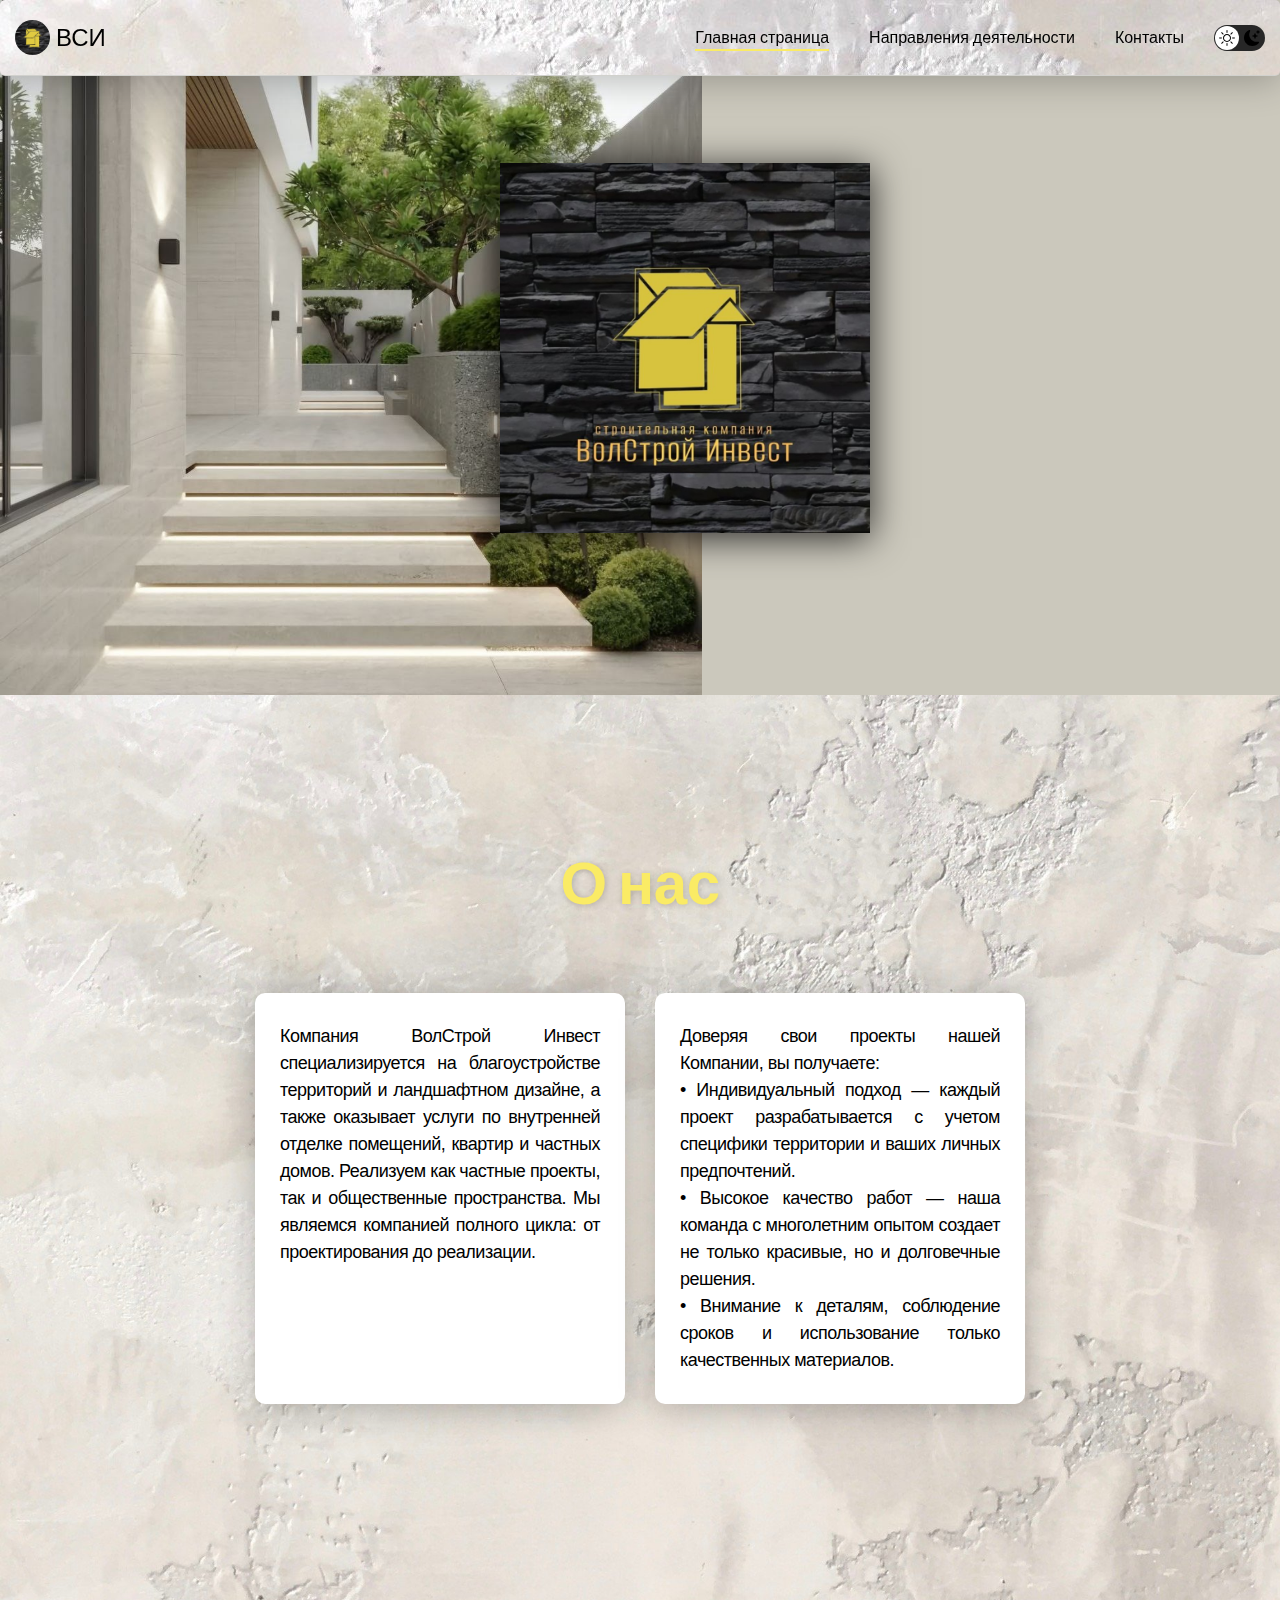
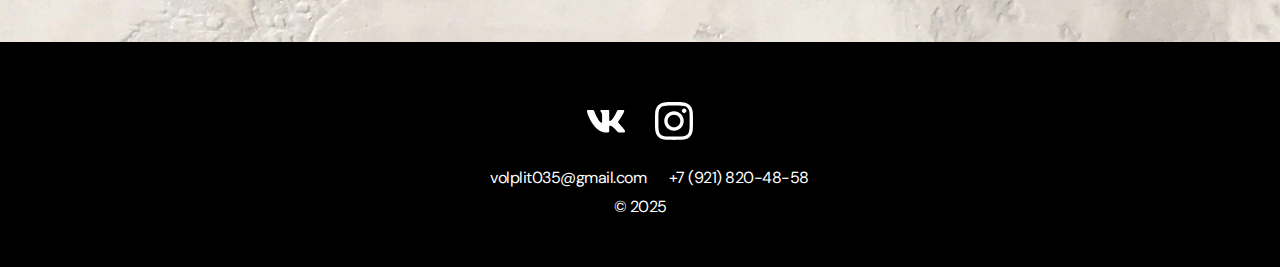
<file: index.html>
<!DOCTYPE html>
<html lang="en">
<head>
    <meta charset="UTF-8">
    <meta http-equiv="X-UA-Compatible" content="IE=edge">
    <meta name="viewport" content="width=device-width, initial-scale=1.0">
    <title>VSI site</title>
    <link rel="stylesheet" href="./css/main.css">
    
    <!-- favicon -->
    <link rel="icon" type="image/png" href="favicon/favicon-96x96.png" sizes="96x96" />
    <link rel="icon" type="image/svg+xml" href="favicon/favicon.svg" />
    <link rel="shortcut icon" href="favicon/favicon.ico" />
    <link rel="apple-touch-icon" sizes="180x180" href="favicon/apple-touch-icon.png" />
    <meta name="apple-mobile-web-app-title" content="VolStroy Invest" />
    <link rel="manifest" href="favicon/site.webmanifest" />
</head>
<body>
    <style>
        .color{
            color: #000000;
        }
    </style>
    <nav class="nav">
        <div class="container">
            <div class="nav-row">
                <a href="./index.html" class="logo"><img src="img/Mini_Logo.jpg" alt=" " style="border-radius: 100%; width: 35px; height: 35px; position: relative;"><span class="color"> ВСИ</span></a>
                <!-- <a href="./index.html" class="logo"><img src="img/logo.svg" alt=" " style="border-radius: 100%; width: 35px; height: 35px; position: relative;"><span class="color"> ВСИ</span></a> -->
                <button class="dark-mode-btn">
                    <img src="./img/icons/sun.svg" alt="Light mode" class="dark-mode-btn__icon">
                    <img src="./img/icons/moon.svg" alt="Dark mode" class="dark-mode-btn__icon">
                </button>

                <ul class="nav-list">
                    <li class="nav-list__item"><a href="./index.html" class="nav-list__link nav-list__link--active"><span class="color">Главная страница</span></a></li>
                    <li class="nav-list__item"><a href="./areasOfActivity.html" class="nav-list__link"><span class="color">Направления деятельности</span></a></li>
                    <li class="nav-list__item"><a href="./contacts.html" class="nav-list__link"><span class="color">Контакты</span></a></li>
                </ul>
            </div>
        </div>
    </nav>

    <header class="header">
        <div class="header__wrapper">

            <img src="img/Logo_.jpg" alt=" " style="max-width: 370px; max-height: 370px; box-shadow: 0px 5px 35px rgba(0, 0, 0, 0.8);">
            
            <!-- <table  style="border:0"  cellpadding="0"> 
                <tr>
                    <td><img src="img/Logo_.jpg" alt=" " style="max-width: 400px; max-height: 400px; box-shadow: 0px 5px 35px rgba(0, 0, 0, 0.8);"></td>
                    <td>&nbsp;&nbsp;&nbsp;&nbsp;&nbsp;</td>
                    <td  style="max-width: 400px; max-height: 400px; font-family: 'DM Sans', sans-serif; font-size: 20px; text-align: left;">
                        <p>&nbsp;&nbsp;&nbsp; Компания ВолСтрой Инвест специализируется на благоустройстве территорий и ландшафтном дизайне, а также оказывает услуги по внутренней отделке помещений, квартир и частных домов. </p><p>&nbsp;</p>
                        <p>&nbsp;&nbsp;&nbsp; Реализуем как частные проекты, так и общественные пространства.</p> <p>&nbsp;</p>
                        <p>&nbsp;&nbsp;&nbsp; Мы являемся компанией полного цикла от проектирования до реализации.</p>  <p>&nbsp;</p>
                        <p>&nbsp;&nbsp;&nbsp; Принципы нашей компании - высокие стандарты качества и профессионализм.</p></td> <p>&nbsp;</p>
                </tr>
            </table> -->
        </div>

    </header>

    <!-- <main class="section">
        <div class="container">
            <h2 class="title-1">О нас</h2>
            <div class="header__text">
                <p><h1>Компания ВолСтрой Инвест специализируется на благоустройстве территорий и ландшафтном дизайне, а также оказывает услуги по внутренней отделке помещений, квартир и частных домов. Реализуем как частные проекты, так и общественные пространства.
                </h1></p>
                <p><h1>Мы являемся компанией полного цикла от проектирования до реализации. Принципы нашей компании - высокие стандарты качества и профессионализм.
                </h1></p>
                <p>
                </p>
            </div>
        </div>
    </main> -->

    <main class="section">
        <div class="container">
            <h2 class="title-1">О нас</h2>
            <ul class="projects">
                <style>
                    .colortext{
                        /* color: #b49955; */
                        font-family: Verdana, Geneva, Tahoma, sans-serif;
                    }
                </style>

                <li class="project">
                    <div class="project__title__1"><span class="colortext"> Компания ВолСтрой Инвест специализируется на благоустройстве территорий и ландшафтном дизайне, а также оказывает услуги по внутренней отделке помещений, квартир и частных домов. Реализуем как частные проекты, так и общественные пространства. Мы являемся компанией полного цикла: от проектирования до реализации.</span> </div>

                </li>
                <li class="project">
                    <div class="project__title__1"><span class="colortext"> <p> Доверяя свои проекты нашей Компании, вы получаете:</p>
                        <p>&#8226; Индивидуальный подход — каждый проект разрабатывается с учетом специфики территории и ваших личных предпочтений.</p>
                        <p>&#8226; Высокое качество работ — наша команда с многолетним опытом создает не только красивые, но и долговечные решения.</p>
                        <p>&#8226; Внимание к деталям, соблюдение сроков и использование только качественных материалов.</p> </span></div>

                </li>
                
                <!-- <li class="project">
                    <h3 class="project__title">Услуги:</h3>
                    <h5 class="project__title__1"> &#8226; Архитектурное проектирование </h5>
                    <h5 class="project__title__1"> &#8226; Капитальный / текущий ремонт </h5>
                    <h5 class="project__title__1"> &#8226; Благоустройство </h5>
                    <h5 class="project__title__1"> &#8226; Дизайн</h5>
                    <h5 class="project__title__1"> &#8226; Комплексное проектирование инженерных сетей</h5>
                    <h5 class="project__title__1"> &#8226; Инженерные изыскания </h5>
                    <h5 class="project__title__1"> &#8226; Техническое обследование зданий и сооружений </h5>
                    <h5 class="project__title__1"> &#8226; Составление технического задания </h5>
                    <h5 class="project__title__1"> &#8226; Сметная документация </h5>
                    <h5 class="project__title__1"> &#8226; Государственная экспертиза </h5>
                    <h5 class="project__title__1"> &#8226; Презентационные материалы (буклеты) </h5>
                    <h5 class="project__title__1"> &#8201; </h5>
                </li>

                <li class="project">
                    <h3 class="project__title">Наши принципы:</h3>
                    <h5 class="project__title__1"> 
                        &#8226; Внедрение современных решений и подходов в реконструируемые / ремонтируемые Бюджетные объекты - больницы, поликлиники, 
                        детские сады, образовательные учреждения, работая в условиях гос. закупок и гос. заказа
                    </h5>
                    <h5 class="project__title__1"> 
                        &#8226; Правильное выстраивание пути общения с представителем гос.заказчика, исключая обезличивание объекта проектирования
                    </h5>
                    <h5 class="project__title__1">
                        &#8226; Индивидуальный подход к объекту при подборе рабочей команды специалистов
                    </h5>
                    <h5 class="project__title__1"> &#8201; </h5>
                </li> -->

            </ul>
            <p>&emsp;</p>
                <p>&emsp;</p>
                <p>&emsp;</p>
                <p>&emsp;</p>
                <p>&emsp;</p>
                <p>&emsp;</p>
                <p>&emsp;</p>
                <p>&emsp;</p>
        </div>
    </main>


    <footer class="footer">
        <div class="container">
            <div class="footer__wrapper">
<!-- 
                <ul class="bot">
                    <li class="bot__item"></li><a href="./contacts.html" class="previous">&#9668;</a></li>
                    <li class="bot__item"></li><a href="./index.html" class="previous"> &#9650;</a></li>
                    <li class="bot__item"></li><a href="./areasOfActivity.html" class="previous"> &#9658;</a></li>
                </ul> -->


                <ul class="social">
                    <li class="social__item"><a href="https://vk.com/club211443591"><img src="./img/icons/vk.svg" alt="Link"></a></li>
                    <li class="social__item"><a href="https://www.instagram.com/volplit035?igsh=anVzbGM4MnN4NzZ4"><img src="./img/icons/instagram.svg" alt="Link"></a></li>
                    <!-- <li class="social__item"><a href="#!"><img src="./img/icons/twitter.svg" alt="Link"></a></li> -->
                    <!-- <li class="social__item"><a href="#!"><img src="./img/icons/gitHub.svg" alt="Link"></a></li>
                    <li class="social__item"><a href="#!"><img src="./img/icons/linkedIn.svg" alt="Link"></a></li> -->
                </ul>
                <div class="copyright">
                    <style>
                        .colort{
                            color: #ffffff;
                            text-align: center;
                        }
                    </style>
                    <p>&emsp; <a href="mailto:volplit035@gmail.com"><span class="colort">volplit035@gmail.com</span></a> &emsp; <a href="tel:+79218204858"><span class="colort">+7 (921) 820-48-58</span></a></p>
                    <p>© 2025</p>
                </div>
            </div>
        </div>
    </footer>

    <script src="./js/main.js"></script>

</body>
</html>
</file>
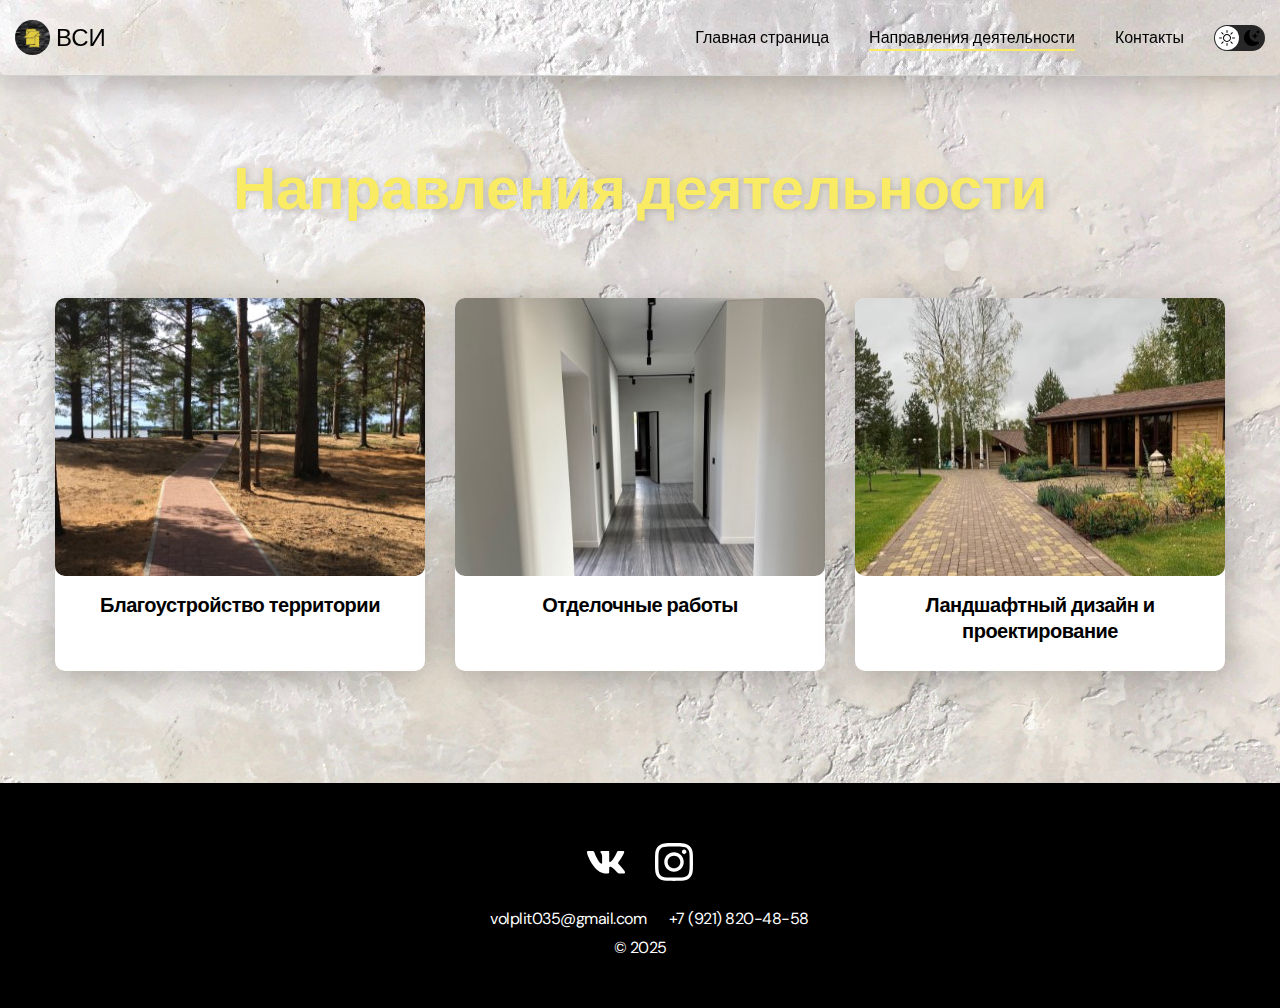
<file: areasOfActivity.html>
<!DOCTYPE html>
<html lang="en">
<head>
    <meta charset="UTF-8">
    <meta http-equiv="X-UA-Compatible" content="IE=edge">
    <meta name="viewport" content="width=device-width, initial-scale=1.0">
    <title>VSI site</title>
    <link rel="stylesheet" href="./css/main.css">
</head>
<body>
    <style>
        .color{
            color: #000000;
        }
    </style>
    <nav class="nav">
        <div class="container">
            <div class="nav-row">
                <a href="./index.html" class="logo"><img src="img/Mini_Logo.jpg" alt=" " style="border-radius: 100%; width: 35px; height: 35px; position: relative;"><span class="color"> ВСИ</span></a>

                <button class="dark-mode-btn">
                    <img src="./img/icons/sun.svg" alt="Light mode" class="dark-mode-btn__icon">
                    <img src="./img/icons/moon.svg" alt="Dark mode" class="dark-mode-btn__icon">
                </button>

                <ul class="nav-list">
                    <li class="nav-list__item"><a href="./index.html" class="nav-list__link"><span class="color">Главная страница</span></a></li>
                    <li class="nav-list__item"><a href="./areasOfActivity.html" class="nav-list__link nav-list__link--active"><span class="color">Направления деятельности</span></a></li>
                    <li class="nav-list__item"><a href="./contacts.html" class="nav-list__link"><span class="color">Контакты</span></a></li>
                </ul>
            </div>
        </div>
    </nav>


    <main class="section">
        <div class="container">
            <h2 class="title-1">Направления деятельности</h2>
            <ul class="projects">
                <li class="project">
                    <a href="./landscaping.html">
                        <img src="./img/projects/a.JPG" alt="Project img" class="project__img">
                        <h3 class="project__title">Благоустройство территории</h3>
                    </a>
                </li>
                <li class="project">
                    <a href="./plastering.html">
                        <img src="./img/projects/c.jpg" alt="Project img" class="project__img">
                        <h3 class="project__title">Отделочные работы</h3>
                    </a>
                </li>
                <li class="project">
                    <a href="./landscapeDesign.html">
                        <img src="./img/projects/b.jpg" alt="Project img" class="project__img">
                        <h3 class="project__title">Ландшафтный дизайн и проектирование</h3>
                    </a>
                </li>
                
                

            </ul>
            <p>&emsp;</p>
            <p>&emsp;</p>
        </div>
    </main>







    <footer class="footer">
        <div class="container">
            <div class="footer__wrapper">
<!-- 
                <ul class="bot">
                    <li class="bot__item"></li><a href="./index.html" class="previous">&#9668;</a></li>
                    <li class="bot__item"></li><a href="./areasOfActivity.html" class="previous"> &#9650;</a></li>
                    <li class="bot__item"></li><a href="./contacts.html" class="previous"> &#9658;</a></li>
                </ul> -->


                <ul class="social">
                    <li class="social__item"><a href="https://vk.com/club211443591"><img src="./img/icons/vk.svg" alt="Link"></a></li>
                    <li class="social__item"><a href="https://www.instagram.com/volplit035?igsh=anVzbGM4MnN4NzZ4"><img src="./img/icons/instagram.svg" alt="Link"></a></li>
                    <!-- <li class="social__item"><a href="#!"><img src="./img/icons/twitter.svg" alt="Link"></a></li> -->
                    <!-- <li class="social__item"><a href="#!"><img src="./img/icons/gitHub.svg" alt="Link"></a></li>
                    <li class="social__item"><a href="#!"><img src="./img/icons/linkedIn.svg" alt="Link"></a></li> -->
                </ul>
                <div class="copyright">
                    <style>
                        .colort{
                            color: #ffffff;
                            text-align: center;
                        }
                    </style>
                    <p>&emsp; <a href="mailto:volplit035@gmail.com"><span class="colort">volplit035@gmail.com</span></a> &emsp; <a href="tel:+79218204858"><span class="colort">+7 (921) 820-48-58</span></a></p>
                    <p>© 2025</p>
                </div>
            </div>
        </div>
    </footer>

    <script src="./js/main.js"></script>

</body>
</html>
</file>
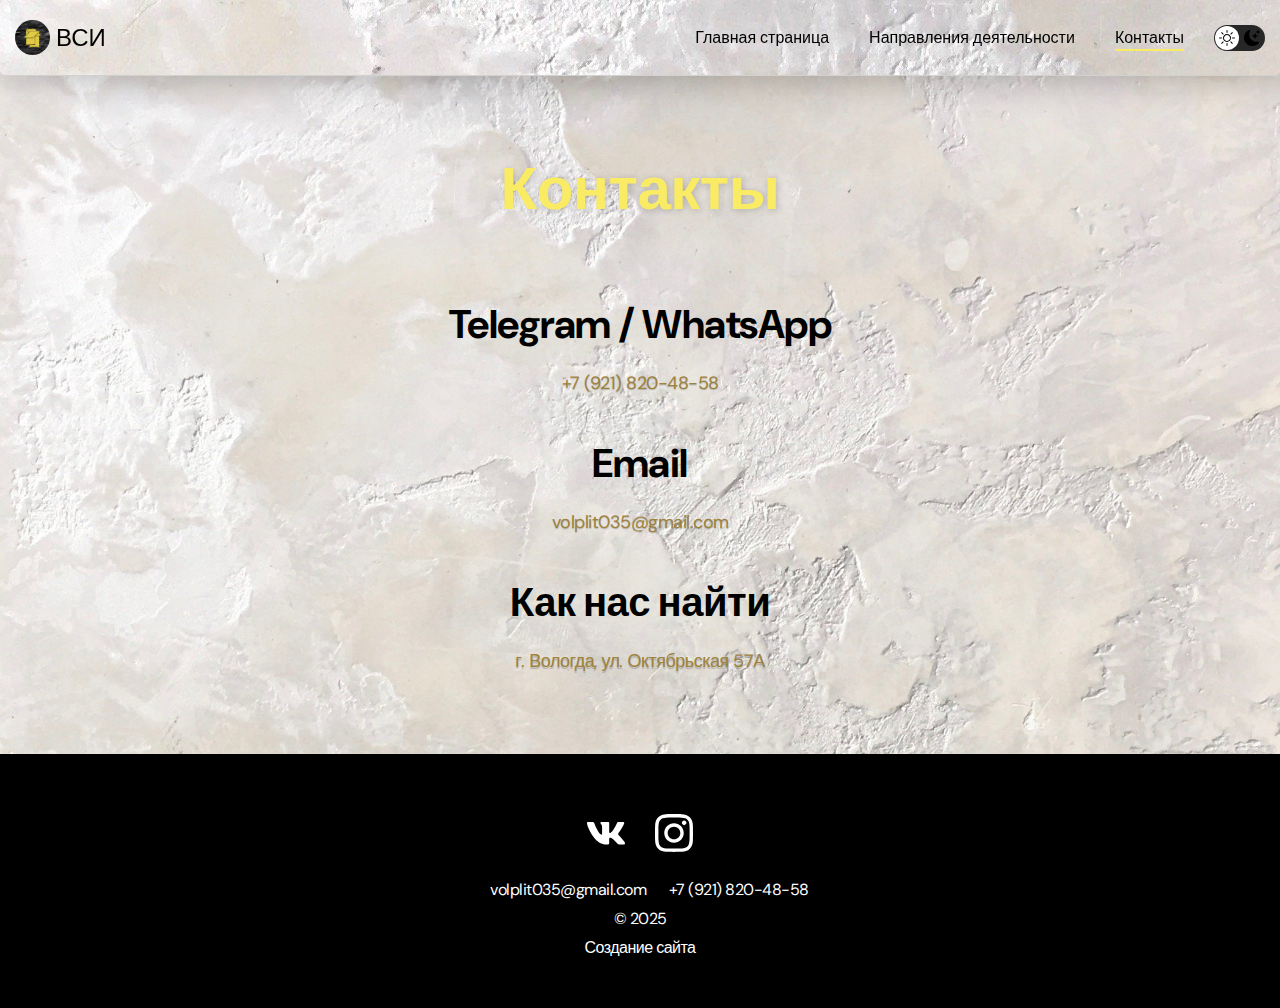
<file: contacts.html>
<!DOCTYPE html>
<html lang="en">
<head>
    <meta charset="UTF-8">
    <meta http-equiv="X-UA-Compatible" content="IE=edge">
    <meta name="viewport" content="width=device-width, initial-scale=1.0">
    <title>VSI site</title>
    <link rel="stylesheet" href="./css/main.css">
</head>
<body>
    <style>
        .color{
            color: #000000;
        }
    </style>
    <nav class="nav">
        <div class="container">
            <div class="nav-row">
                <a href="./index.html" class="logo"><img src="img/Mini_Logo.jpg" alt=" " style="border-radius: 100%; width: 35px; height: 35px; position: relative;"><span class="color"> ВСИ</span></a>

                <button class="dark-mode-btn">
                    <img src="./img/icons/sun.svg" alt="Light mode" class="dark-mode-btn__icon">
                    <img src="./img/icons/moon.svg" alt="Dark mode" class="dark-mode-btn__icon">
                </button>
                
                <ul class="nav-list">
                    <li class="nav-list__item"><a href="./index.html" class="nav-list__link"><span class="color">Главная страница</span></a></li>
                    <li class="nav-list__item"><a href="./areasOfActivity.html" class="nav-list__link"><span class="color">Направления деятельности</span></a></li>
                    <li class="nav-list__item"><a href="./contacts.html" class="nav-list__link nav-list__link--active"><span class="color">Контакты</span></a></li>
                </ul>
            </div>
        </div>
    </nav>

    <main class="section">
        <div class="container">
                <h1 class="title-1">Контакты</h1>

                <ul class="content-list">
                    <li class="content-list__item">
                        <h2 class="title-2">Telegram / WhatsApp</h2>
                        <p><a href="tel:+79218204858">+7 (921) 820-48-58</a></p>
                    </li>
                    <li class="content-list__item">
                        <h2 class="title-2">Email</h2>
                        <p><a href="mailto:volplit035@gmail.com">volplit035@gmail.com</a></p>
                    </li>
                    <li class="content-list__item">
                        <h2 class="title-2">Как нас найти</h2>
                        <style>
                            .colortext{
                                color: #9d823e;;
                                text-shadow: 0px 1.5px 1px rgba(0, 0, 0, 0.2);
                            }
                        </style>
                        <p><span class="colortext"> г. Вологда, ул. Октябрьская 57А </span></p>
                        <p></p><script type="text/javascript" charset="utf-8" async src="https://api-maps.yandex.ru/services/constructor/1.0/js/?um=constructor%3A8f2a7b8c914d51faa161600deb83fbe6dd8b83ee522ea68275a4e9de3ecc613e&amp;width=950&amp;height=500&amp;lang=ru_RU&amp;scroll=true"></script></p>
                    </li>
                </ul>

        </div>
    </main>

    <footer class="footer">
        <div class="container">
            <div class="footer__wrapper">


                <ul class="social">
                    <li class="social__item"><a href="https://vk.com/club211443591"><img src="./img/icons/vk.svg" alt="Link"></a></li>
                    <li class="social__item"><a href="https://www.instagram.com/volplit035?igsh=anVzbGM4MnN4NzZ4"><img src="./img/icons/instagram.svg" alt="Link"></a></li>
                    <!-- <li class="social__item"><a href="#!"><img src="./img/icons/twitter.svg" alt="Link"></a></li> -->
                    <!-- <li class="social__item"><a href="#!"><img src="./img/icons/gitHub.svg" alt="Link"></a></li>
                    <li class="social__item"><a href="#!"><img src="./img/icons/linkedIn.svg" alt="Link"></a></li> -->
                </ul>
                <div class="copyright">
                    <style>
                        .colort{
                            color: #ffffff;
                            text-align: center;
                        }
                    </style>
                    <p>&emsp; <a href="mailto:volplit035@gmail.com"><span class="colort">volplit035@gmail.com</span></a> &emsp; <a href="tel:+79218204858"><span class="colort">+7 (921) 820-48-58</span></a></p>
                    <p>© 2025</p>
                    <p><div class="social__item"><a href="mailto:ksens3535@gmail.com"><span class="colort">Создание сайта</span></a></div></p>
                </div>
            </div>    
        </div>
    </footer>

    <script src="./js/main.js"></script>

</body>
</html>
</file>
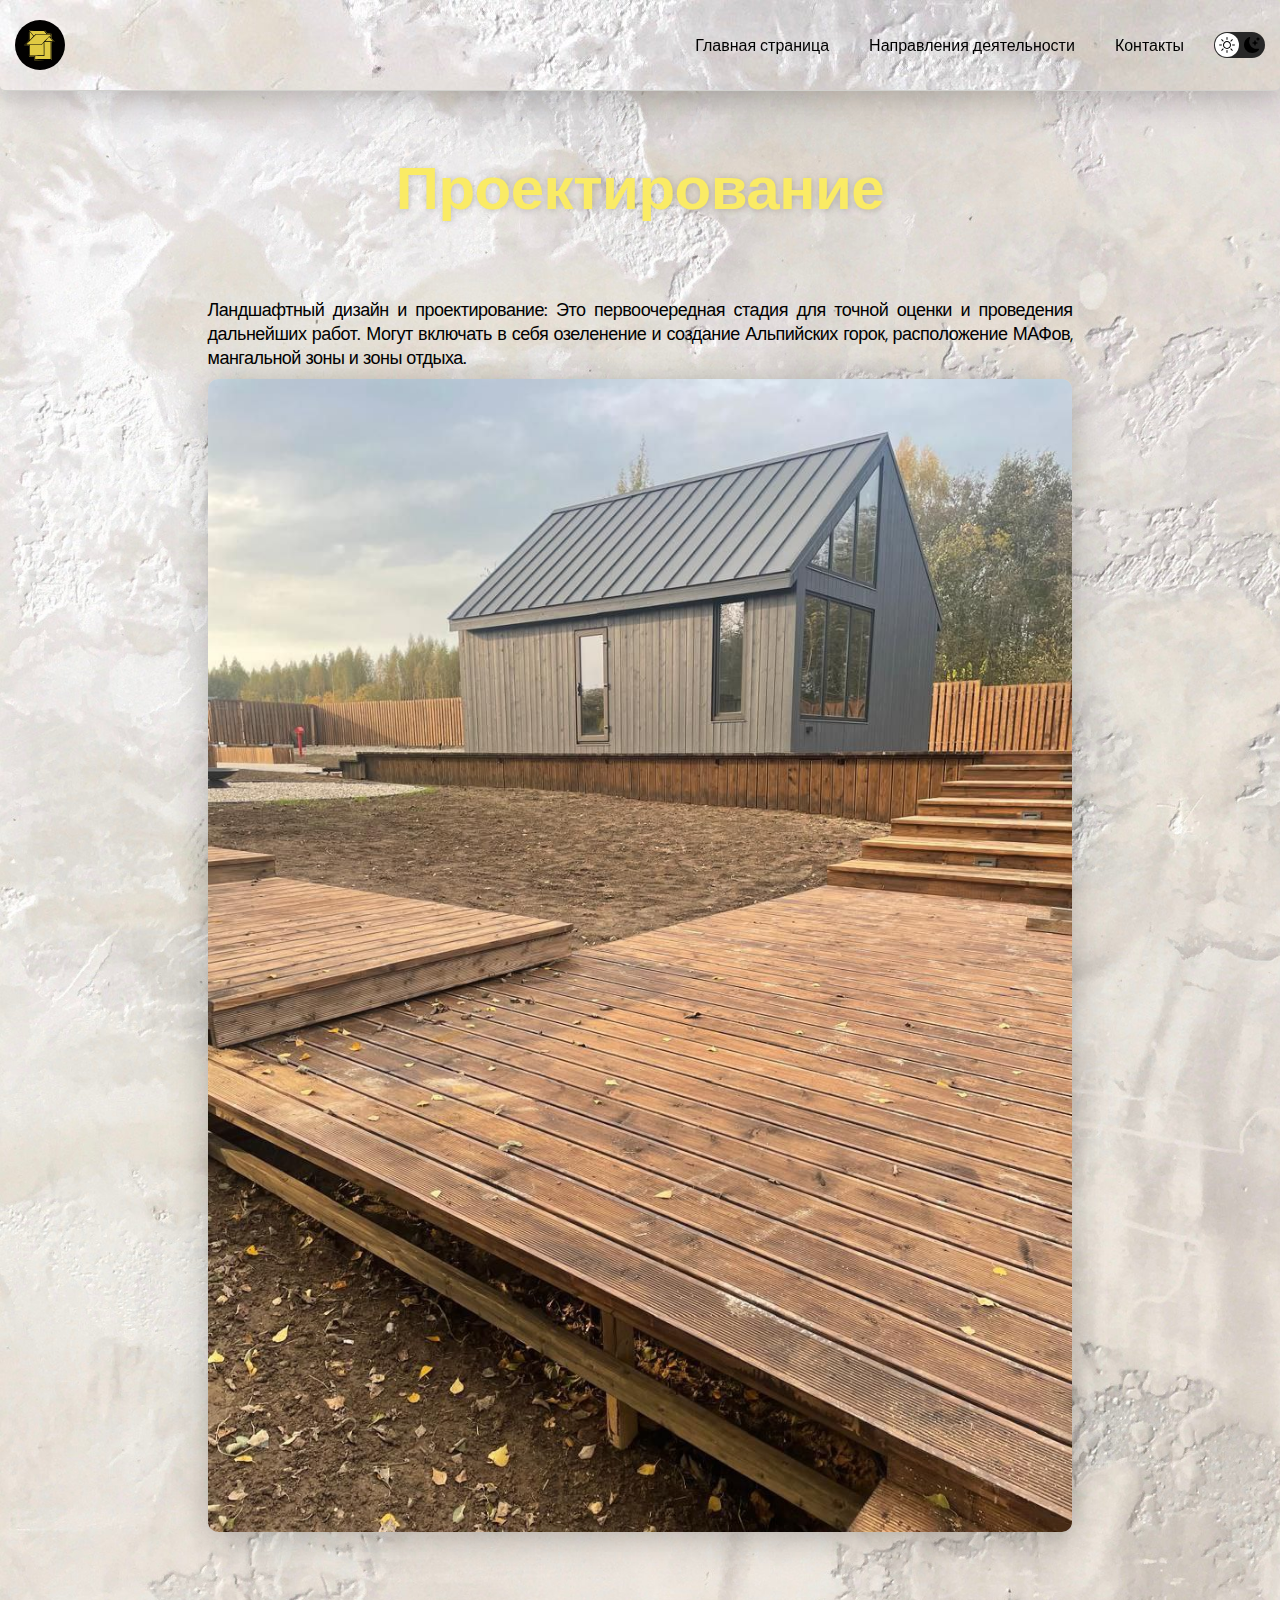
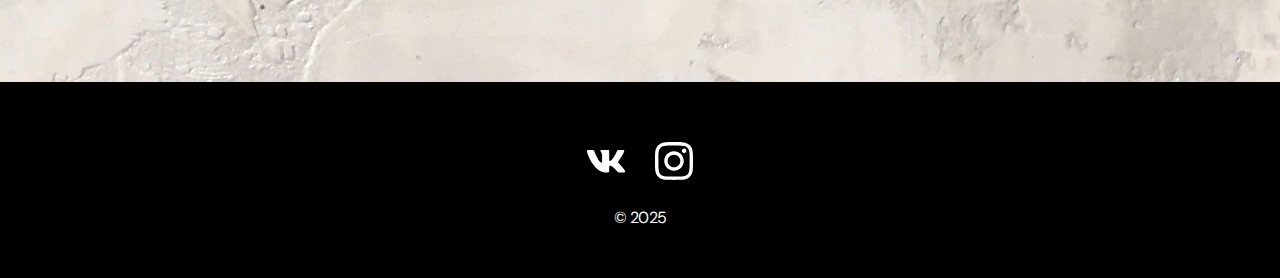
<file: design.html>
<!DOCTYPE html>
<html lang="en">
<head>
    <meta charset="UTF-8">
    <meta http-equiv="X-UA-Compatible" content="IE=edge">
    <meta name="viewport" content="width=device-width, initial-scale=1.0">
    <title>VSI site</title>
    <link rel="stylesheet" href="./css/main.css">
</head>
<body>

    <nav class="nav">
        <div class="container">
            <div class="nav-row">
                <a href="./index.html" class="logo"> <img src="img/logo.svg" alt=" " style="border-radius: 100%; width: 50px; height: 50px; position: relative;"> </a>

                <button class="dark-mode-btn">
                    <img src="./img/icons/sun.svg" alt="Light mode" class="dark-mode-btn__icon">
                    <img src="./img/icons/moon.svg" alt="Dark mode" class="dark-mode-btn__icon">
                </button>

                <ul class="nav-list">
                    <li class="nav-list__item"><a href="./index.html" class="nav-list__link">Главная страница</a></li>
                    <li class="nav-list__item"><a href="./areasOfActivity.html" class="nav-list__link">Направления деятельности</a></li>
                    <li class="nav-list__item"><a href="./contacts.html" class="nav-list__link">Контакты</a></li>
                </ul>
            </div>
        </div>
    </nav>

    <main class="section">
        <div class="container">
            <div class="project-details">

                <h1 class="title-1">Проектирование</h1>


                <div class="header__text">
                        <p>Ландшафтный дизайн и проектирование:
    
                            Это первоочередная стадия для точной оценки и проведения дальнейших работ. Могут включать в себя озеленение и создание Альпийских горок, расположение МАФов, мангальной зоны и зоны отдыха.
                        </p>
    
                        <p> </p>
    
                        <img src="./img/photo2.jpg" alt="" class="project-details__cover">
                    

                </div>
            </div>
        </div>
    </main>

    <footer class="footer">
        <div class="container">
            <div class="footer__wrapper">


<!-- 
                <ul class="bot">
                    <li class="bot__item"></li><a href="./project-page.html" class="previous">&laquo; Назад</a></li>
                    <li class="bot__item"></li><a href="./yxod.html" class="previous">Наверх</a></li>
                    <li class="bot__item"></li><a href="./contacts.html" class="previous">Вперед &raquo;</a></li>
                </ul> -->


                <ul class="social">
                    <li class="social__item"><a href="https://vk.com/id.ksunechka"><img src="./img/icons/vk.svg" alt="Link"></a></li>
                    <li class="social__item"><a href="#!"><img src="./img/icons/instagram.svg" alt="Link"></a></li>
                    <!-- <li class="social__item"><a href="#!"><img src="./img/icons/twitter.svg" alt="Link"></a></li> -->
                    <!-- <li class="social__item"><a href="#!"><img src="./img/icons/gitHub.svg" alt="Link"></a></li>
                    <li class="social__item"><a href="#!"><img src="./img/icons/linkedIn.svg" alt="Link"></a></li> -->
                </ul>
                <div class="copyright">
                    <p>© 2025</p>
                </div>
            </div>
        </div>
    </footer>

    <script src="./js/main.js"></script>

</body>
</html>
</file>
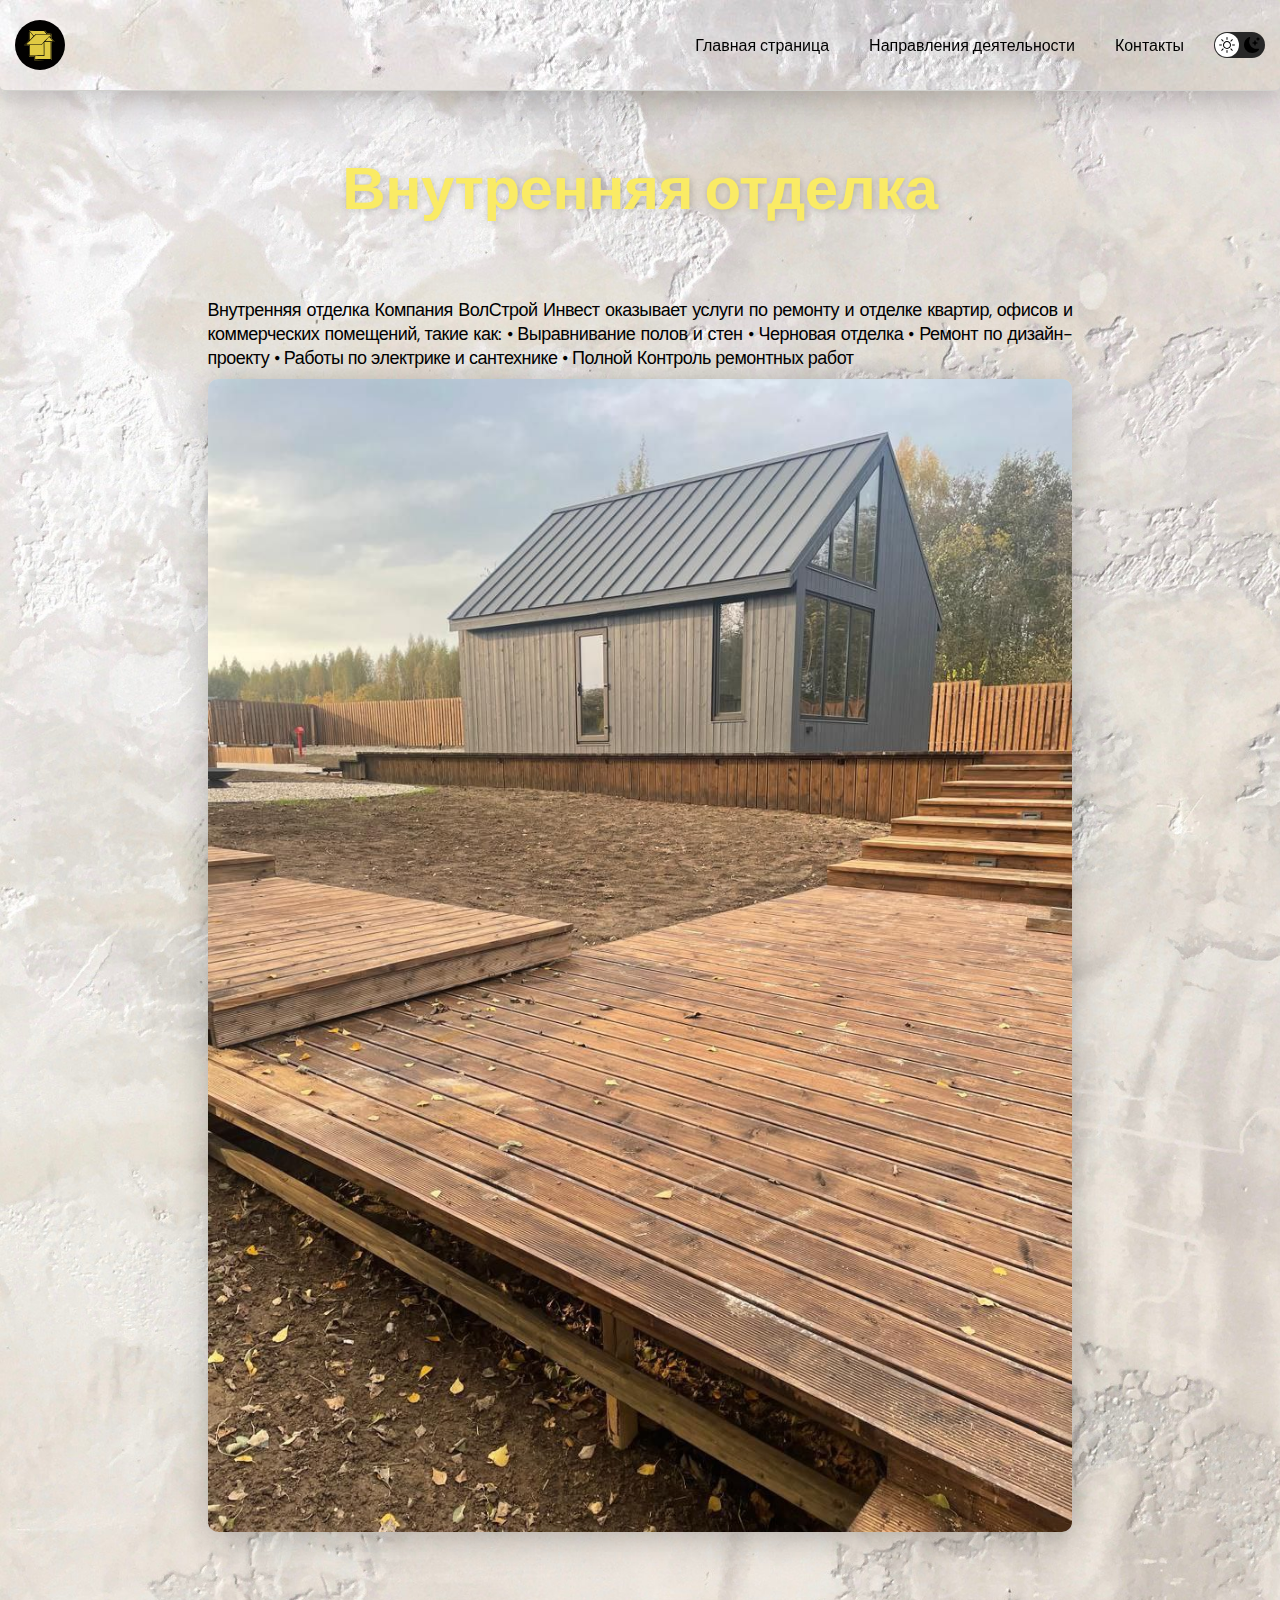
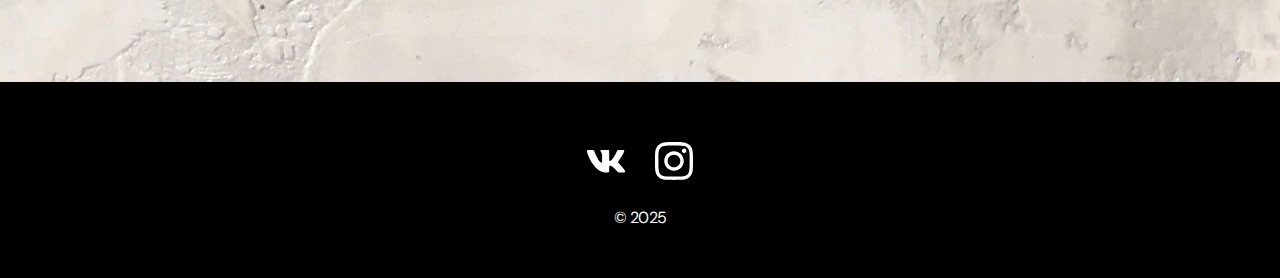
<file: interiorDecoration.html>
<!DOCTYPE html>
<html lang="en">
<head>
    <meta charset="UTF-8">
    <meta http-equiv="X-UA-Compatible" content="IE=edge">
    <meta name="viewport" content="width=device-width, initial-scale=1.0">
    <title>VSI site</title>
    <link rel="stylesheet" href="./css/main.css">
</head>
<body>

    <nav class="nav">
        <div class="container">
            <div class="nav-row">
                <a href="./index.html" class="logo"> <img src="img/logo.svg" alt=" " style="border-radius: 100%; width: 50px; height: 50px; position: relative;"> </a>

                <button class="dark-mode-btn">
                    <img src="./img/icons/sun.svg" alt="Light mode" class="dark-mode-btn__icon">
                    <img src="./img/icons/moon.svg" alt="Dark mode" class="dark-mode-btn__icon">
                </button>

                <ul class="nav-list">
                    <li class="nav-list__item"><a href="./index.html" class="nav-list__link">Главная страница</a></li>
                    <li class="nav-list__item"><a href="./areasOfActivity.html" class="nav-list__link">Направления деятельности</a></li>
                    <li class="nav-list__item"><a href="./contacts.html" class="nav-list__link">Контакты</a></li>
                </ul>
            </div>
        </div>
    </nav>

    <main class="section">
        <div class="container">
            <div class="project-details">

                <h1 class="title-1">Внутренняя отделка</h1>


                <div class="header__text">
                    <p>Внутренняя отделка

                        Компания ВолСтрой Инвест оказывает услуги по ремонту и отделке квартир, офисов и коммерческих помещений, такие как:
                        
                        • Выравнивание полов и стен
                        
                        • Черновая отделка
                        
                        • Ремонт по дизайн-проекту
                        
                        • Работы по электрике и сантехнике
                        
                        • Полной Контроль ремонтных работ
                    </p>

                    <p> </p>

                    <img src="./img/photo2.jpg" alt="" class="project-details__cover">
                
                    
                </div>
            
            </div>
        </div>
    </main>

    <footer class="footer">
        <div class="container">
            <div class="footer__wrapper">


<!-- 
                <ul class="bot">
                    <li class="bot__item"></li><a href="./project-page.html" class="previous">&laquo; Назад</a></li>
                    <li class="bot__item"></li><a href="./yxod.html" class="previous">Наверх</a></li>
                    <li class="bot__item"></li><a href="./contacts.html" class="previous">Вперед &raquo;</a></li>
                </ul> -->


                <ul class="social">
                    <li class="social__item"><a href="https://vk.com/id.ksunechka"><img src="./img/icons/vk.svg" alt="Link"></a></li>
                    <li class="social__item"><a href="#!"><img src="./img/icons/instagram.svg" alt="Link"></a></li>
                    <!-- <li class="social__item"><a href="#!"><img src="./img/icons/twitter.svg" alt="Link"></a></li> -->
                    <!-- <li class="social__item"><a href="#!"><img src="./img/icons/gitHub.svg" alt="Link"></a></li>
                    <li class="social__item"><a href="#!"><img src="./img/icons/linkedIn.svg" alt="Link"></a></li> -->
                </ul>
                <div class="copyright">
                    <p>© 2025</p>
                </div>
            </div>
        </div>
    </footer>

    <script src="./js/main.js"></script>

</body>
</html>
</file>
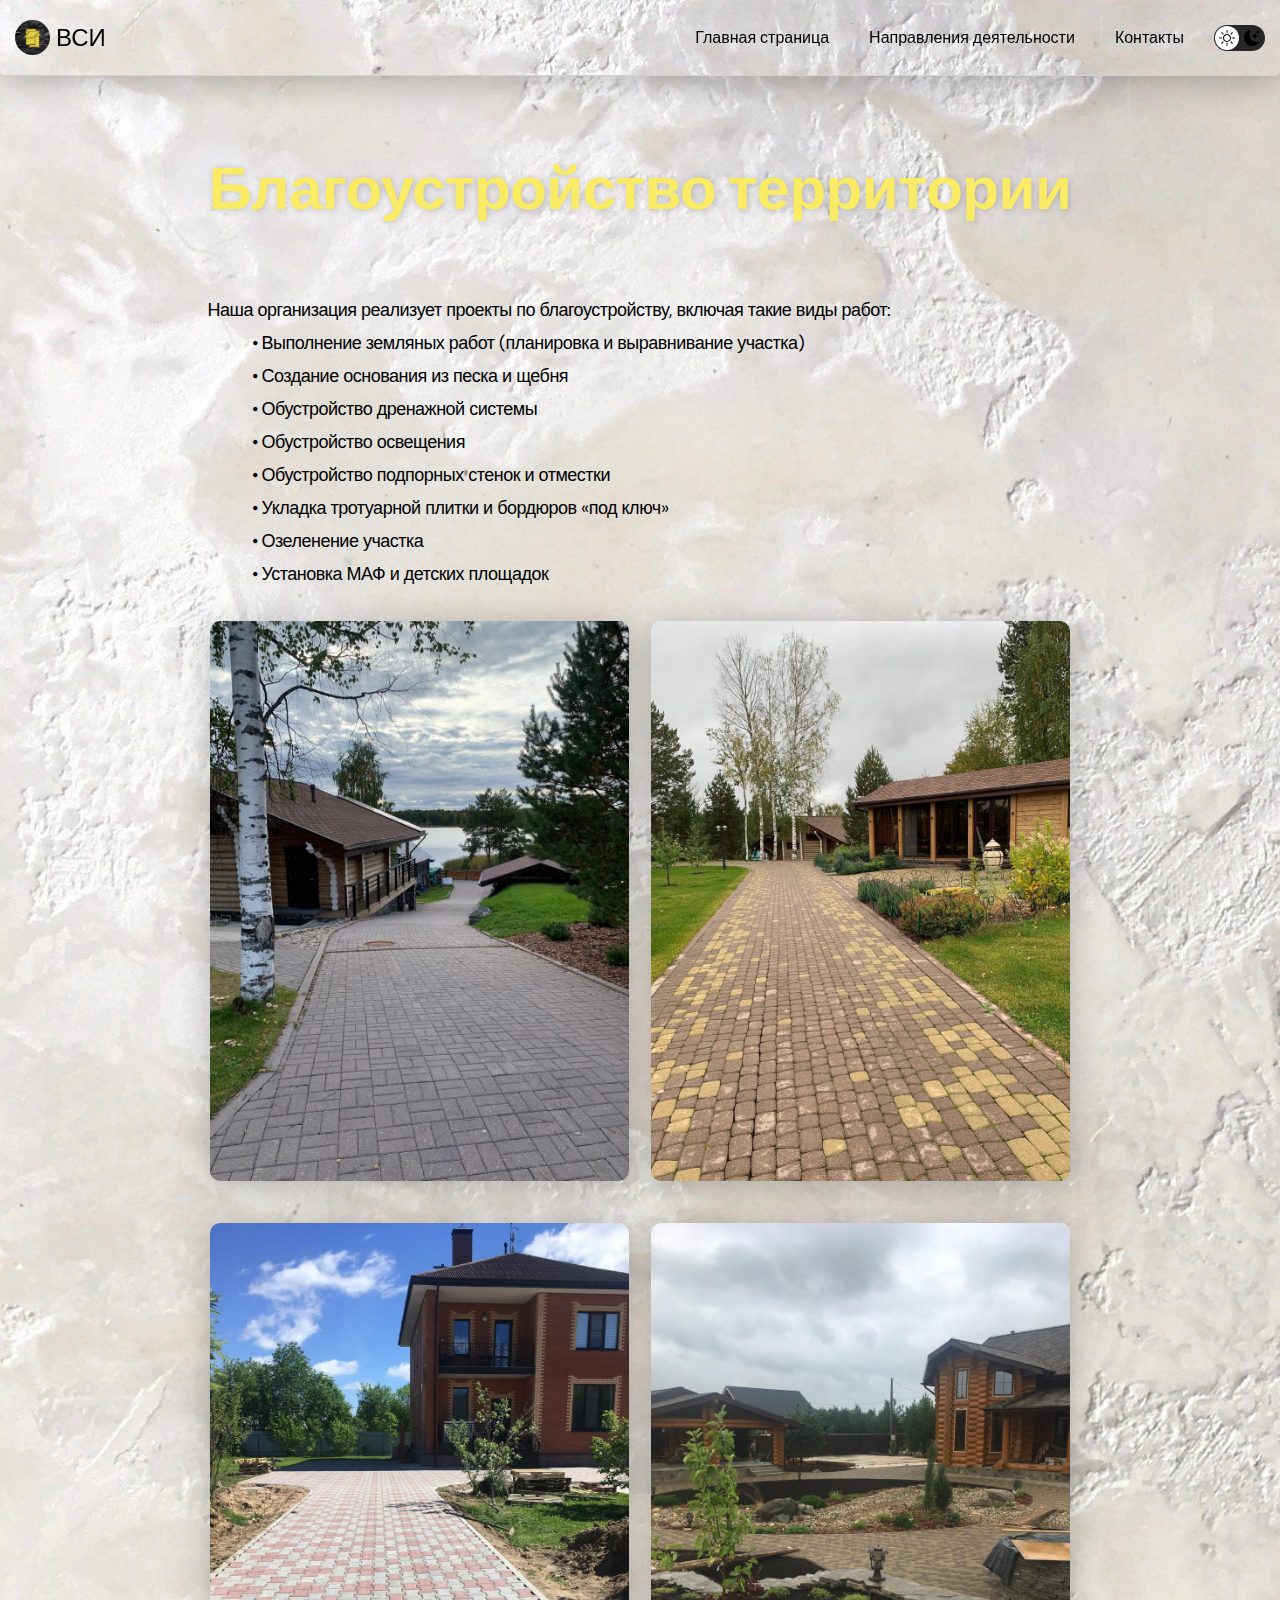
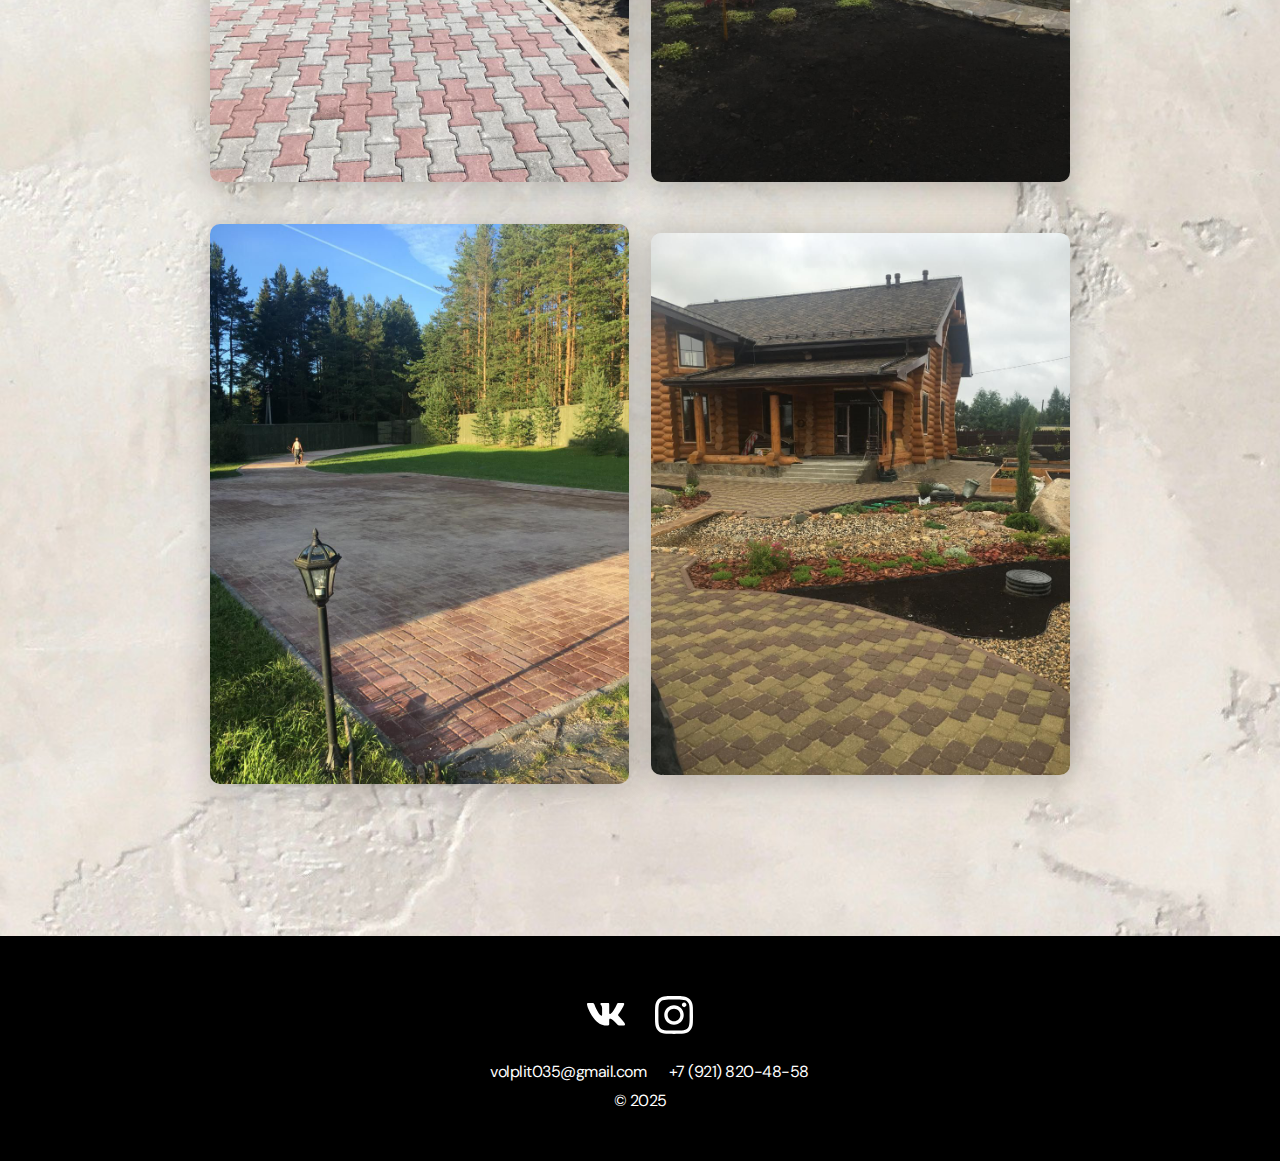
<file: landscaping.html>
<!DOCTYPE html>
<html lang="en">
<head>
    <meta charset="UTF-8">
    <meta http-equiv="X-UA-Compatible" content="IE=edge">
    <meta name="viewport" content="width=device-width, initial-scale=1.0">
    <title>VSI site</title>
    <link rel="stylesheet" href="./css/main.css">
</head>
<body>
    <style>
        .color{
            color: #000000;
        }
    </style>
    <nav class="nav">
        <div class="container">
            <div class="nav-row">
                <a href="./index.html" class="logo"><img src="img/Mini_Logo.jpg" alt=" " style="border-radius: 100%; width: 35px; height: 35px; position: relative;"><span class="color"> ВСИ</span></a>
                
                <button class="dark-mode-btn">
                    <img src="./img/icons/sun.svg" alt="Light mode" class="dark-mode-btn__icon">
                    <img src="./img/icons/moon.svg" alt="Dark mode" class="dark-mode-btn__icon">
                </button>

                <ul class="nav-list">
                    <li class="nav-list__item"><a href="./index.html" class="nav-list__link"><span class="color">Главная страница</span></a></li>
                    <li class="nav-list__item"><a href="./areasOfActivity.html" class="nav-list__link"><span class="color">Направления деятельности</span></a></li>
                    <li class="nav-list__item"><a href="./contacts.html" class="nav-list__link"><span class="color">Контакты</span></a></li>
                </ul>
            </div>
        </div>
    </nav>

    <main class="section">
        <div class="container">
            <div class="project-details">
                <h1 class="title-1">Благоустройство территории</h1>

                <div class="header__text">
                    <style>
                        .colortext{
                            color: #c09f54;
                            font-size: 21px;
                            /* font-family: Verdana, Geneva, Tahoma, sans-serif; */
                            text-align: left;
                            text-shadow: 0px 1px 1px rgb(0, 0, 0, 0.5);
                        }
                    </style>
                    <p>Наша организация реализует проекты по благоустройству, включая такие виды работ:</p>
                        
                        <p>&emsp; &emsp; &#8226; Выполнение земляных работ (планировка и выравнивание участка)</p>
                        <p>&emsp; &emsp; &#8226; Создание основания из песка и щебня</p>
                        <p>&emsp; &emsp; &#8226; Обустройство дренажной системы</p>
                        <p>&emsp; &emsp; &#8226; Обустройство освещения</p>
                        <p>&emsp; &emsp; &#8226; Обустройство подпорных стенок и отместки</p>
                        <p>&emsp; &emsp; &#8226; Укладка тротуарной плитки и бордюров «под ключ»</p>
                        <p>&emsp; &emsp; &#8226; Озеленение участка</p>
                        <p>&emsp; &emsp; &#8226; Установка МАФ и детских площадок</p>
                        <p>&emsp; </p>
                        
                        <table>
                            <tr>
                               <td><img src="./img/photo80.jpg" alt="" class="project-details__cover">
                               </td>
                               <td>&emsp; </td>
                               <td> <img src="./img/photo59.jpg" alt="" class="project-details__cover">
                               </td>
                            </tr>
                            <tr>
                                <td><img src="./img/photo31.jpg" alt="" class="project-details__cover">
                                </td>
                                <td>&emsp; </td>
                                <td> <img src="./img/photo94.jpg" alt="" class="project-details__cover">
                                </td>
                            </tr>
                            <tr>
                                <td><img src="./img/photo102.jpg" alt="" class="project-details__cover">
                                </td>
                                <td>&emsp; </td>
                                <td> <img src="./img/photo107.jpg" alt="" class="project-details__cover">
                                </td>
                            </tr>
                            <!-- <tr>
                                <td><img src="./img/IMG_3336.JPG" alt="" class="project-details__cover">
                                </td>
                                <td>&emsp; </td>
                                <td> <img src="./img/IMG_3338.JPG" alt="" class="project-details__cover">
                                </td>
                            </tr> -->
                      </table>

                        <!-- <table>
                              <tr>
                                <td style="width: 50%;"><p><span class="colortext">Наша организация реализует проекты по благоустройству, включая такие виды работ:</span></p>
                                    <p>&emsp;</p>
                                    <p>&#8226;<span class="colortext"> Выполнение земляных работ (планировка и выравнивание участка)</span></p>
                                    <p>&#8226;<span class="colortext"> Создание основания из песка и щебня</span></p>
                                    <p>&#8226;<span class="colortext"> Обустройство дренажной системы</span></p>
                                    <p>&#8226;<span class="colortext"> Обустройство освещения</span></p>
                                    <p>&#8226;<span class="colortext"> Обустройство подпорных стенок и отместки</span></p>
                                    <p>&#8226;<span class="colortext"> Укладка тротуарной плитки и бордюров «под ключ»</span></p>
                                    <p>&#8226;<span class="colortext"> Озеленение участка</span></p>
                                    <p>&#8226;<span class="colortext"> Установка МАФ и детских площадок</span></p>
                                </td>
                                <td> <img src="./img/photo31.jpg" alt="" class="project-details__cover">
                                </td>
                              </tr>
                        </table> -->

            </div>
        </div>
    </main>

    <footer class="footer">
        <div class="container">
            <div class="footer__wrapper">
                <ul class="social">
                    <li class="social__item"><a href="https://vk.com/club211443591"><img src="./img/icons/vk.svg" alt="Link"></a></li>
                    <li class="social__item"><a href="https://www.instagram.com/volplit035?igsh=anVzbGM4MnN4NzZ4"><img src="./img/icons/instagram.svg" alt="Link"></a></li>
                    <!-- <li class="social__item"><a href="#!"><img src="./img/icons/twitter.svg" alt="Link"></a></li> -->
                    <!-- <li class="social__item"><a href="#!"><img src="./img/icons/gitHub.svg" alt="Link"></a></li>
                    <li class="social__item"><a href="#!"><img src="./img/icons/linkedIn.svg" alt="Link"></a></li> -->
                </ul>
                <div class="copyright">
                    <style>
                        .colort{
                            color: #ffffff;
                            text-align: center;
                        }
                    </style>
                    <p>&emsp; <a href="mailto:volplit035@gmail.com"><span class="colort">volplit035@gmail.com</span></a> &emsp; <a href="tel:+79218204858"><span class="colort">+7 (921) 820-48-58</span></a></p>
                    <p>© 2025</p>
                </div>
            </div>
        </div>
    </footer>

    <script src="./js/main.js"></script>

</body>
</html>
</file>
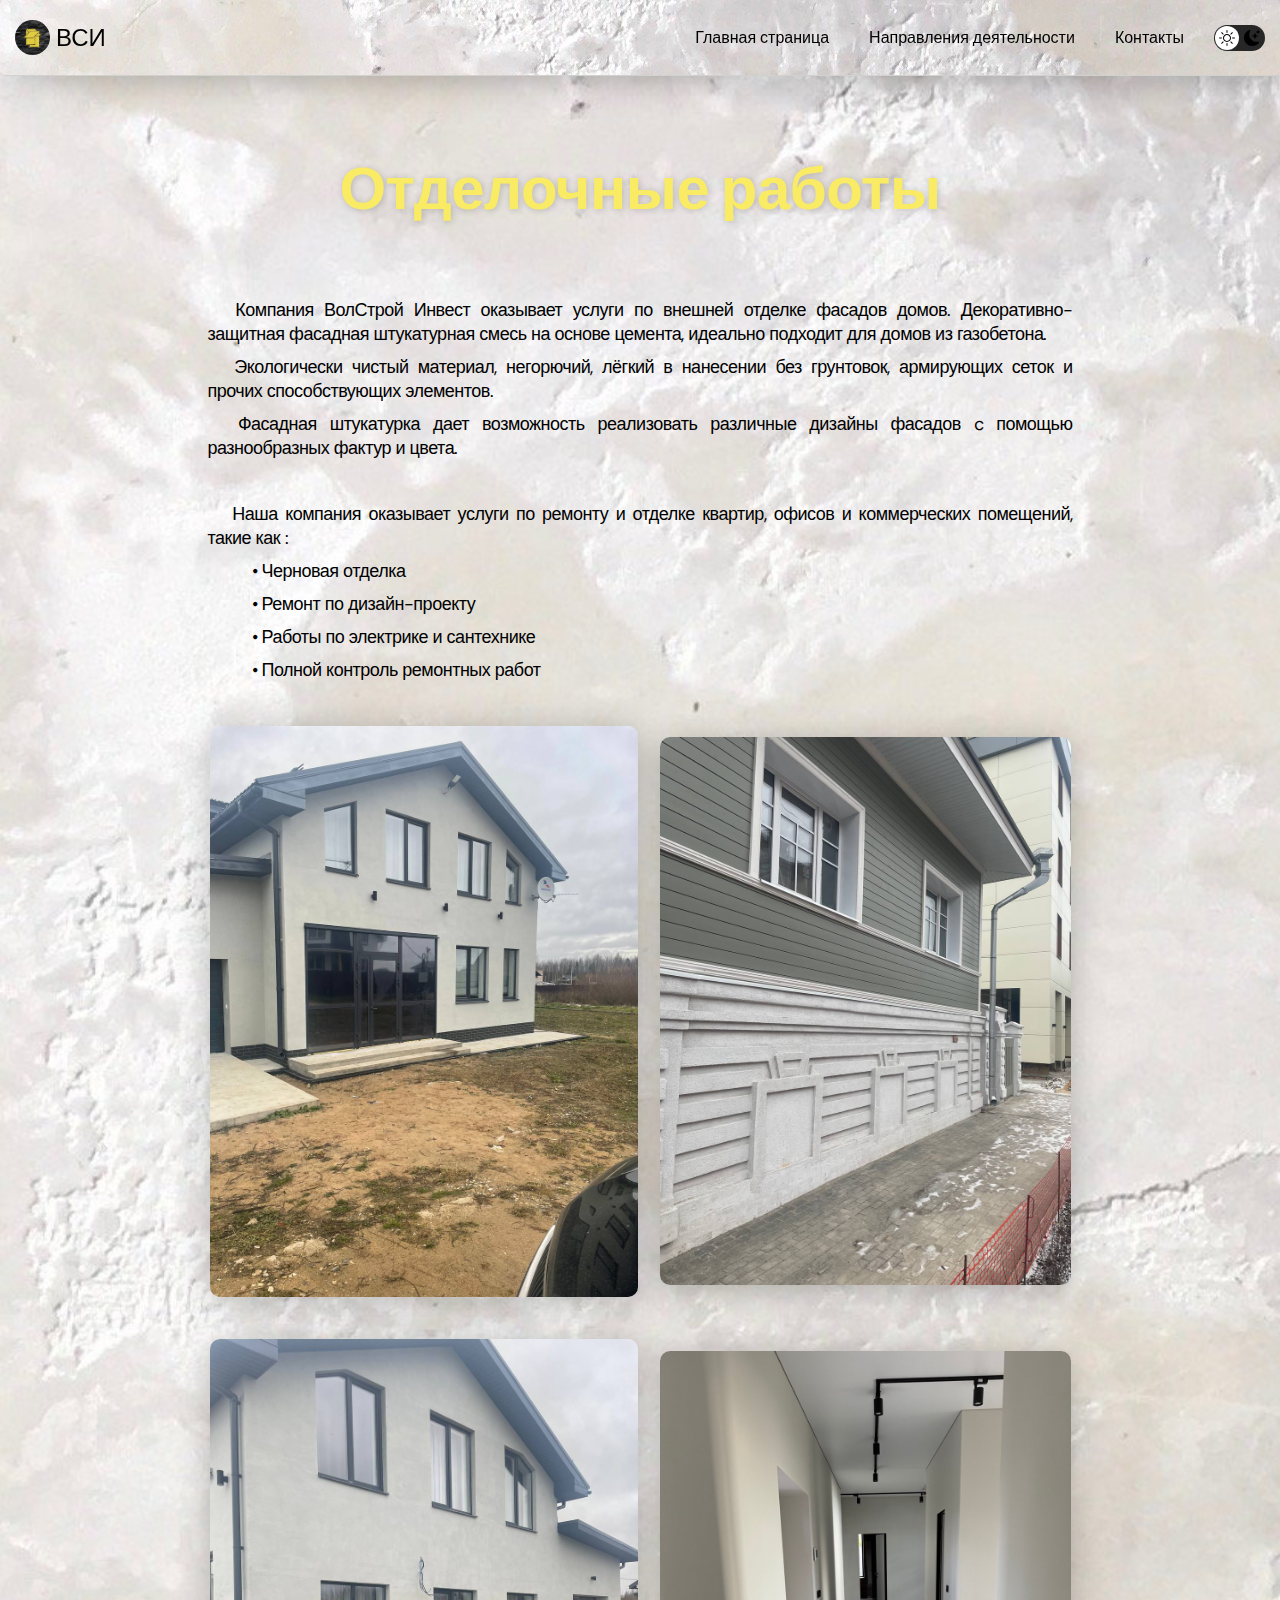
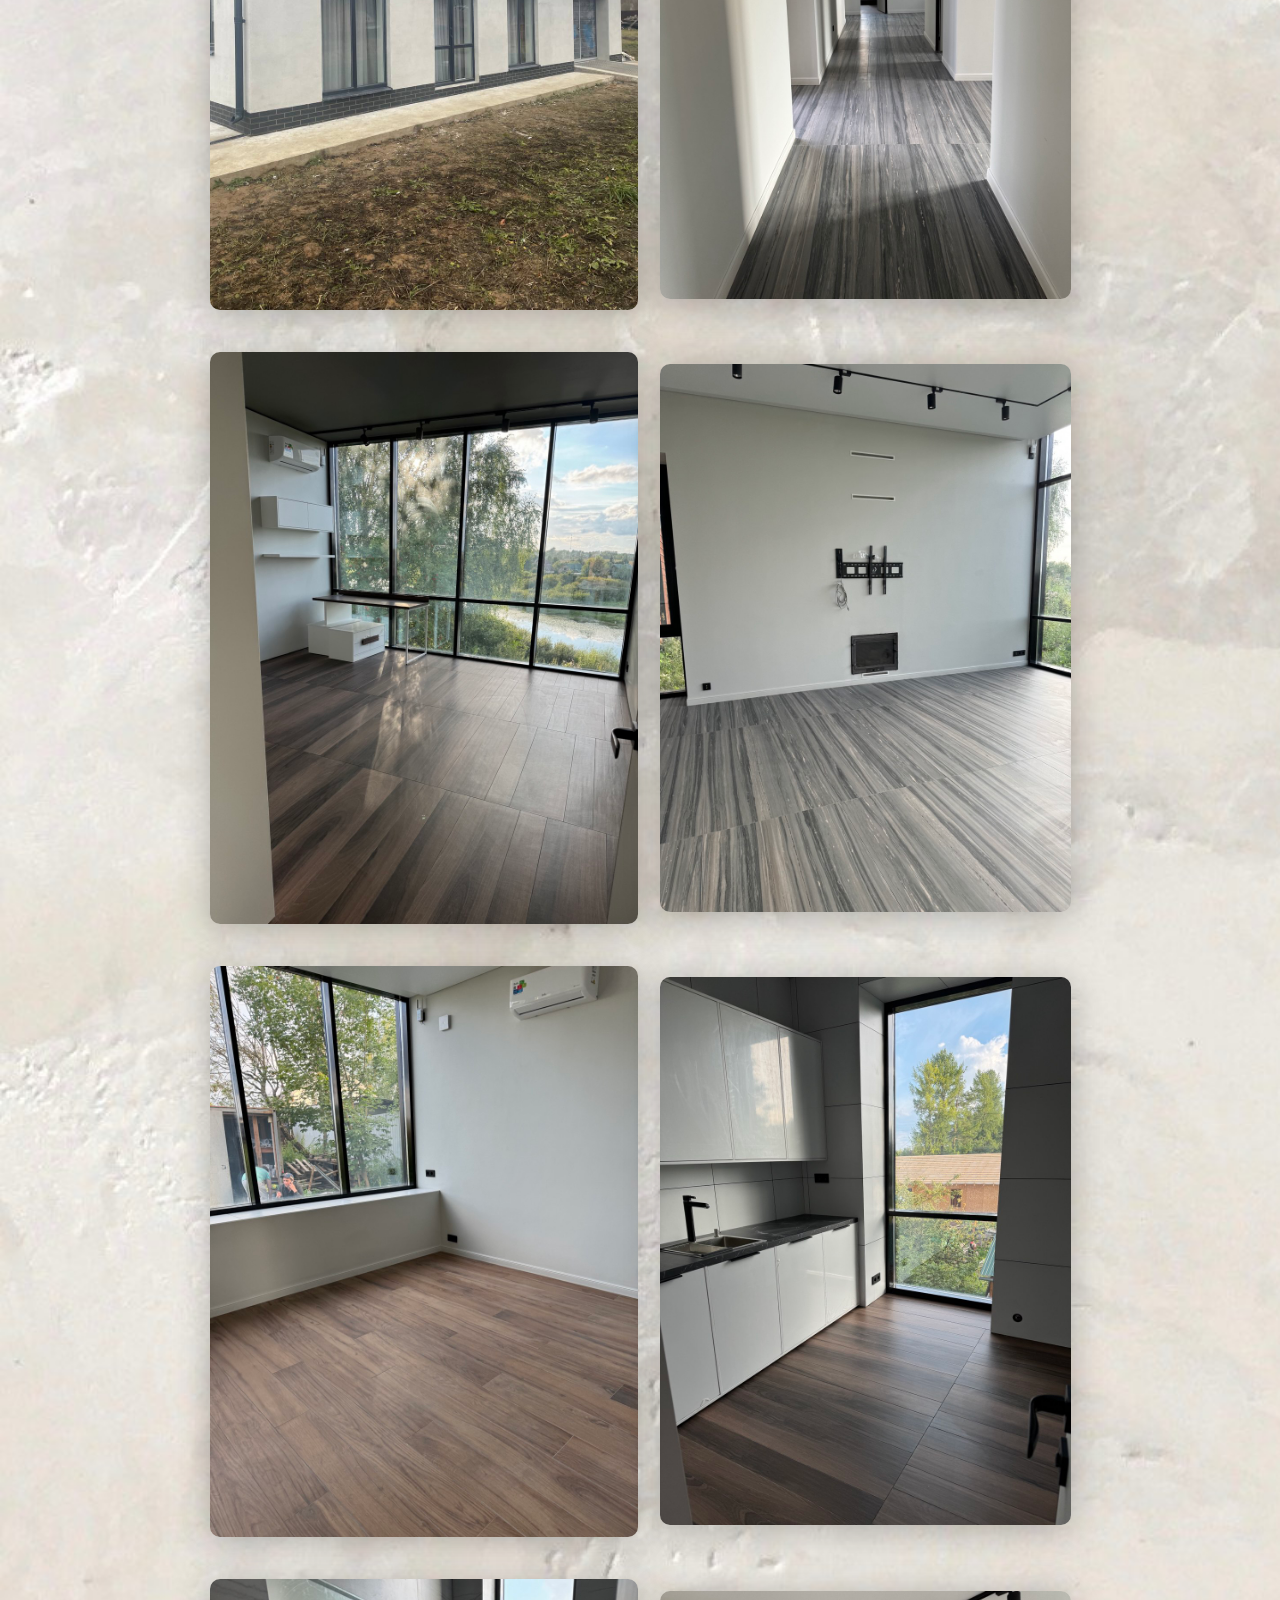
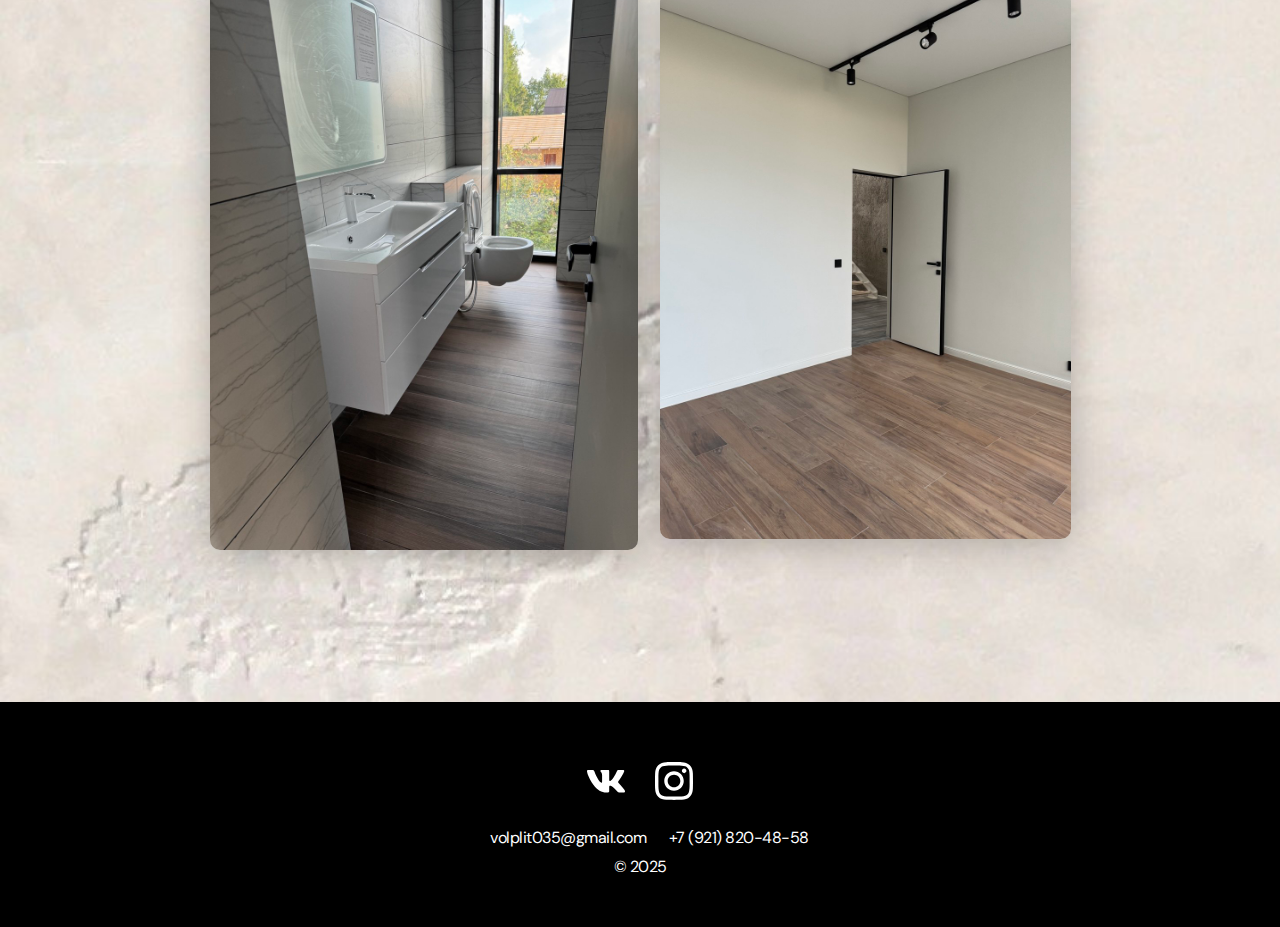
<file: plastering.html>
<!DOCTYPE html>
<html lang="en">
<head>
    <meta charset="UTF-8">
    <meta http-equiv="X-UA-Compatible" content="IE=edge">
    <meta name="viewport" content="width=device-width, initial-scale=1.0">
    <title>VSI site</title>
    <link rel="stylesheet" href="./css/main.css">
</head>
<body>
    <style>
        .color{
            color: #000000;
        }
    </style>
    <nav class="nav">
        <div class="container">
            <div class="nav-row">
                <a href="./index.html" class="logo"><img src="img/Mini_Logo.jpg" alt=" " style="border-radius: 100%; width: 35px; height: 35px; position: relative;"><span class="color"> ВСИ</span></a>

                <button class="dark-mode-btn">
                    <img src="./img/icons/sun.svg" alt="Light mode" class="dark-mode-btn__icon">
                    <img src="./img/icons/moon.svg" alt="Dark mode" class="dark-mode-btn__icon">
                </button>

                <ul class="nav-list">
                    <li class="nav-list__item"><a href="./index.html" class="nav-list__link"><span class="color">Главная страница</span></a></li>
                    <li class="nav-list__item"><a href="./areasOfActivity.html" class="nav-list__link"><span class="color">Направления деятельности</span></a></li>
                    <li class="nav-list__item"><a href="./contacts.html" class="nav-list__link"><span class="color">Контакты</span></a></li>
                </ul>
            </div>
        </div>
    </nav>

    <main class="section">
        <div class="container">
            <div class="project-details">

                <h1 class="title-1">Отделочные работы</h1>


                <div class="header__text">
                    <style>
                        .colortext{
                            color: #c48f2d;
                            /* font-size: 20px; */
                            /* font-family: Verdana, Geneva, Tahoma, sans-serif; */
                            /* text-align: left; */
                            text-shadow: 0px 1px 2px rgba(0, 0, 0, 0.3);
                        }
                    </style>
                    
                    <p>&emsp; Компания ВолСтрой Инвест оказывает услуги по внешней отделке фасадов домов. Декоративно-защитная фасадная штукатурная смесь на основе цемента, идеально подходит для домов из газобетона.</p>
                    <p>&emsp; Экологически чистый материал, негорючий, лёгкий в нанесении без грунтовок, армирующих сеток и прочих способствующих элементов.</p>
                    <p>&emsp; Фасадная штукатурка дает возможность реализовать различные дизайны фасадов c помощью разнообразных фактур и цвета.</p>
                    <p>&emsp; </p>
                    <p>&emsp; Наша компания оказывает услуги по ремонту и отделке квартир, офисов и коммерческих помещений, такие как :</p>
                    <p>&emsp; &emsp; &#8226; Черновая отделка</p>
                    <p>&emsp; &emsp; &#8226; Ремонт по дизайн-проекту</p>
                    <p>&emsp; &emsp; &#8226; Работы по электрике и сантехнике</p>
                    <p>&emsp; &emsp; &#8226; Полной контроль ремонтных работ</p>
                    <p>&emsp; </p>

                    <p> </p>

                        <table>
                            <!-- <tr>
                                <td style="width: 50%;"><b><p>&emsp; Компания ВолСтрой Инвест оказывает услуги по </span><span class="colortext">внешней отделке фасадов домов.</span> Декоративно-защитная фасадная штукатурная смесь на основе цемента, идеально подходит для домов из газобетона.</p>
                                    <p>&emsp; Экологически чистый материал, негорючий, лёгкий в нанесении без грунтовок, армирующих сеток и прочих способствующих элементов.</p>
                                    <p>&emsp; Фасадная штукатурка дает возможность реализовать различные дизайны фасадов c помощью разнообразных фактур и цвета.</p>
                                    <p>&emsp; </p>
                                    <p>&emsp; Наша компания оказывает услуги по <span class="colortext">ремонту и отделке квартир, офисов и коммерческих помещений,</span> такие как:</p>
                                            <p>&emsp;&#8226; Выравнивание полов и стен</p>
                                            <p>&emsp;&#8226; Черновая отделка</p>
                                            <p>&emsp;&#8226; Ремонт по дизайн-проекту</p>
                                            <p>&emsp;&#8226; Работы по электрике и сантехнике</p>
                                            <p>&emsp;&#8226; Полной контроль ремонтных работ</p></b>
                                </td>
                                <td>&emsp; </td>
                                <td style="width: 50%;"><p>&emsp;</p> <img src="./img/9.JPG" alt="" class="project-details__cover">
                                </td>
                            </tr> -->
                            <tr>
                                <td><img src="./img/16.jpg" alt="" class="project-details__cover">
                                </td>
                                <td>&emsp; </td>
                                <td> <img src="./img/17.jpg" alt="" class="project-details__cover">
                                </td>
                            </tr>
                            <tr>
                                <td><img src="./img/18.jpg" alt="" class="project-details__cover">
                                </td>
                                <td>&emsp; </td>
                                <td> <img src="./img/9.jpg" alt="" class="project-details__cover">
                                </td>
                            </tr>
                            <tr>
                               <td style="width: 50%;"><img src="./img/1.jpg" alt="" class="project-details__cover">
                               </td>
                               <td>&emsp; </td>
                               <td> <img src="./img/4.jpg" alt="" class="project-details__cover">
                               </td>
                            </tr>
                            <tr>
                                <td><img src="./img/2.jpg" alt="" class="project-details__cover">
                                </td>
                                <td>&emsp; </td>
                                <td> <img src="./img/5.jpg" alt="" class="project-details__cover">
                                </td>
                            </tr>
                            <tr>
                                <td><img src="./img/6.jpg" alt="" class="project-details__cover">
                                </td>
                                <td>&emsp; </td>
                                <td> <img src="./img/8.jpg" alt="" class="project-details__cover">
                                </td>
                            </tr>
                      </table>

            </div>
        </div>
    </main>

    <footer class="footer">
        <div class="container">
            <div class="footer__wrapper">



                <!-- <ul class="bot">
                    <li class="bot__item"></li><a href="./project-page.html" class="previous">&laquo; Назад</a></li>
                    <li class="bot__item"></li><a href="./yxod.html" class="previous">Наверх</a></li>
                    <li class="bot__item"></li><a href="./contacts.html" class="previous">Вперед &raquo;</a></li>
                </ul> -->


                <ul class="social">
                    <li class="social__item"><a href="https://vk.com/club211443591"><img src="./img/icons/vk.svg" alt="Link"></a></li>
                    <li class="social__item"><a href="https://www.instagram.com/volplit035?igsh=anVzbGM4MnN4NzZ4"><img src="./img/icons/instagram.svg" alt="Link"></a></li>
                    <!-- <li class="social__item"><a href="#!"><img src="./img/icons/twitter.svg" alt="Link"></a></li> -->
                    <!-- <li class="social__item"><a href="#!"><img src="./img/icons/gitHub.svg" alt="Link"></a></li>
                    <li class="social__item"><a href="#!"><img src="./img/icons/linkedIn.svg" alt="Link"></a></li> -->
                </ul>
                <div class="copyright">
                    <style>
                        .colort{
                            color: #ffffff;
                            text-align: center;
                        }
                    </style>
                    <p>&emsp; <a href="mailto:volplit035@gmail.com"><span class="colort">volplit035@gmail.com</span></a> &emsp; <a href="tel:+79218204858"><span class="colort">+7 (921) 820-48-58</span></a></p>
                    <p>© 2025</p>
                </div>
            </div>
        </div>
    </footer>

    <script src="./js/main.js"></script>

</body>
</html>
</file>
<file: css/main.css>
@import "./reset.css";
@import url('https://fonts.googleapis.com/css2?family=DM+Sans:wght@400;500;700&family=Poppins:wght@400;500;700&display=swap');

/*
font-family: 'DM Sans', sans-serif;
font-family: 'Poppins', sans-serif;
*/

/* * {
    border: 1px solid red;
} */

:root {
    --blackpure: #000;
    --black: #000000;
    --black-border: #26292D;
    --white: #fff;
    --purple: #faeb65;
    --orange: #9d823e;
    --green: #9AD2BC;
    --lightGreen: #d1d1cd;
    
    --text-color: var(--black);
    --dark-bg: var(--black);
    --dark-border: var(--black-border);
    --header-text: var(--black);
    --accent: var(--purple);
    --accent2: var(--orange);

    /* Light mode */
    /* ////////////////////////////////////////////////////////////////////////////// */
    /* --page-bg: var(--white); */
    /* --page-bg: url('/img/Fon3.jpg') ; */
    --text-color: var(--black);
    --title-1: var(--accent);
    --project-card-bg: var(--white);
    --project-card-text: var(--black);
    --nav-bg: var(--lightGreen);
    --nav-text: var(--black);
    --box-shadow: 0px 5px 35px rgba(0, 0, 0, 0.25);
}

.dark {
     /* Dark mode */
    --page-bg: #252526;
    --text-color: var(--white);

    background-image: url(/img/FonBg2.jpg);
    background-size: cover;

    --title-1: var(--accent);
    --project-card-bg: var(--black);
    --project-card-text: var(--white);
    --nav-bg: var(--black);
    --nav-text: var(--lightGreen);
    --box-shadow: 0px 5px 35px rgba(0, 0, 0, 0.8);
}

html, body {
    display: flex;
    flex-direction: column;
    min-height: 100vh;

    font-family: 'DM Sans', sans-serif;
    letter-spacing: -0.5px;

    /* Light mode */
    background-color: var(--page-bg);
    background-image: url(/img/fon9.jpg);
    background-size: cover;
    color: var(--text-color);
}

/* General */

.container {
    margin: 0 auto;
    padding: 0 15px;
    max-width: 1400px;
}

.none {
    display: none !important;
}

.section {
    padding: 70px 0;
}

.title-1 {
    margin-bottom: 70px;
    padding-top: 80px;
    font-size: 60px;
    font-weight: 700;
    line-height: 1.3;
    color: var(--title-1);
    text-shadow: 1px 1px 7px rgba(0, 0, 0, 0.2);
    text-align: center;
}

.title-2 {
    margin-bottom: 20px;

    font-size: 40px;
    font-weight: 700;
    line-height: 1.3;
}




.bot {
    margin-left: auto;
    margin-right: auto;
    padding: 20px 0px 20px 0px;;
    display: flex;
    flex-wrap: wrap;
    row-gap: 10px;
    column-gap: 6px;
    justify-content: center;	
  
}
  
.previous {
    color: var(--title-1);;
    padding: 8px 16px;
    text-align: center;
    font-size: 25px;

    
    margin-bottom: 40px;
    font-size: 18px;
    line-height: 1.333;
}


.previous:hover {
    color: var(--title-1);
  }


/* Nav */

.nav {
    display: fixed;
    position: fixed;
    border-radius: 5px;
    left: 0;
    right: 0;
    top: 0;
    bottom: 10;
    padding: 20px 0;
    border-bottom: 1px solid var(--nav-bg);
    background-color: var(--nav-bg);
    background-image: url(/img/fon9.jpg);
    box-shadow: var(--box-shadow);
    color: var(--nav-text);
    letter-spacing: normal;
}

.nav-row {
    display: flex;
    justify-content: flex-end;
    align-items: center;
    column-gap: 30px;
    row-gap: 20px;
    flex-wrap: wrap;
}

.logo {
    margin-right: auto;
    color: var(--nav-text);
    font-size: 24px;
    font-family: 'Poppins', sans-serif;
}

.logo strong {
    font-weight: 700;
}

.nav-list {
    display: flex;
    flex-wrap: wrap;
    row-gap: 10px;
    align-items: center;
    column-gap: 40px;
    font-size: 16px;
    font-weight: 500;
    font-family: 'Poppins', sans-serif;
}

.nav-list__link {
    color: var(--nav-text);
    transition: opacity 0.2s ease-in;
}

.nav-list__link:hover {
    opacity: 0.8;
}

.nav-list__link--active {
    position: relative;
}

.nav-list__link--active::before {
    content: "";

    position: absolute;
    left: 0;
    top: 100%;

    display: block;
    height: 2px;
    width: 100%;
    background-color: var(--accent);
}

/* Dark mode btn */

.dark-mode-btn {
    order: 9;

    position: relative;
    display: flex;
    justify-content: space-between;

    width: 51px;
    height: 26px;
    padding: 5px;

    border-radius: 50px;
    background-color: #272727;
}

.dark-mode-btn::before {
    content: "";

    position: absolute;
    top: 1px;
    left: 1px;

    display: block;
    width: 24px;
    height: 24px;

    border-radius: 50%;
    background-color: var(--white);

    transition: left 0.2s ease-in;
}

.dark-mode-btn--active::before {
    left: 26px;
}

.dark-mode-btn__icon {
    position: relative;
    z-index: 9;
}

/* Header */

.header {
    padding: 12% 0;
    min-height: 695px;
    /* height: 800px; */

    display: flex;
    justify-content: center;
    align-items: center;

    background-color: #cbc8bc;
    /* background-color: #efefe8; */
    background-image: url('./../img/Fon3.jpg') ;
    background-repeat: no-repeat;
    background-size: contain;
    background-position: left;

    color: #000;
    text-align: center;
}

.header__wrapper {
    /* padding: 0 15px;
    margin-left: 23%;  */
    margin-left: 7%; 
    max-width: 1060px; 

}

.header__title {
    margin-bottom: 20px;
    font-size: 40px;
    font-weight: 700;
    line-height: 1.4;
}

.header__title strong {
    font-size: 60px;
    font-weight: 700;
}

.header__title em {
    font-style: normal;
    color: var(--accent);
}

.header__text {
    margin-bottom: 40px;
    font-size: 18px;
    line-height: 1.333;
    text-align: justify;
}

.header__text p + p{
    margin-top: 0.5em;
}

/* Btn */

.btn {
    display: inline-block;
    height: 48px;
    padding: 12px 28px;

    border-radius: 5px;
    background-color: var(--accent);
    color: var(--white);
    letter-spacing: 0.15px;
    font-size: 16px;
    font-weight: 500;

    transition: opacity 0.2s ease-in;
}

.btn:hover {
    opacity: 0.8;
}

.btn:active {
    position: relative;
    top: 1px;
}

/* Btn outline */

.btn-outline {
    display: flex;
    column-gap: 10px;
    align-items: center;

    height: 48px;
    padding: 12px 20px;

    border-radius: 5px;
    border: 1px solid var(--blackpure);
    background-color: var(--white);
    color: var(--blackpure);

    transition: opacity 0.2s ease-in;
}

.btn-outline:hover {
    opacity: 0.8;
}

.btn-outline:active {
    position: relative;
    top: 1px;
}

/* Projects  */

.projects {
    display: flex;
    justify-content: center;
    flex-wrap: wrap;
    column-gap: 30px;
    row-gap: 30px;
}

.project {
    max-width: 370px;
    background-color: var(--project-card-bg);
    box-shadow: var(--box-shadow);
    border-radius: 10px;
}

.project__img {
    border-radius: 10px;
}

.project__title {
    padding: 15px 30px 25px;
    font-weight: 700;
    text-align: center;
    /*  */
    margin: 1px 2px 2px;
    /*  */

    /* font-family: Verdana, Geneva, Tahoma, sans-serif; */
    font-size: 20px;
    /* line-height: 1.5; */
    color: var(--project-card-text);
}

.project__title__1{
    position: center;
    text-align: center;
    padding: 20px 15px 20px 15px;
    margin: 10px 10px 10px 10px;
    /* font-family: Verdana, Geneva, Tahoma, sans-serif; */
    font-size: 18px;
    line-height: 1.5;
    color: var(--project-card-text);
    
    text-align: justify;
}

/* Project details */

.project-details {
    margin: 0 auto;
    max-width: 865px;

    display: flex;
    flex-direction: column;
    align-items: center;

    /* text-align: center; */
}

.project-details__cover {
    max-width: 100%;
    margin-bottom: 40px;

    box-shadow: 0px 5px 35px rgba(0, 0, 0, 0.25);
    border-radius: 10px;
}

/* Content list */

.content-list {
    margin: 0 auto;
    max-width: 570px;
    display: flex;
    flex-direction: column;
    align-items: center;
    row-gap: 40px;
    text-align: center;
}

.content-list a {
    color: var(--accent2);
    text-shadow: 0px 1px 1px rgba(0, 0, 0, 0.2);
}

.content-list__item {
    font-size: 18px;
    line-height: 1.5;
}

.content-list__item p + p {
    margin-top: 0.5em;
}

/* Footer */

.footer {
    margin-top: auto;
    padding: 60px 0 50px;
    background-color: var(--dark-bg);
    color: var(--header-text);
}

.footer__wrapper {
    display: flex;
    flex-direction: column;
    align-items: center;
    row-gap: 27px;
}

.social {
    display: flex;
    column-gap: 30px;
    align-items: center;
}

.copyright {
    font-size: 16px;
    text-align: center;
    color: #ffffff;
    align-items: center;
}

.copyright p + p {
    margin-top: 0.5em;
}

@media (max-width: 620px) {

    /* Header  */

    .header {
        min-height: unset;
        /* margin-left: auto;
        margin-right: auto; */
        margin-top: 90px;
    }

    .header__title {
        font-size: 30px;
    }

    .header__title strong {
        font-size: 40px;
    }

    .header__text {
        font-size: small;
    }

    /* Nav */

    .nav-row {
        justify-content: space-between;
    }

    .dark-mode-btn {
        order: 0;
    }

    /* General */

    .section {
        padding: 40px 0;
        margin-left: auto;
        margin-right: auto;
    }


    .title-1 {
        margin-top: 50px;
        margin-bottom: 30px;
        font-size: 40px;
    }

    .title-2 {
        margin-bottom: 10px;
        font-size: 30px;
    }

    /* Projects */

    .project__title {
        font-size: 22px;
    }

    /* Project page */

    .project-details__desc {
        margin-bottom: 20px;
        font-size: 22px;
    }

    /* Content List */

    .content-list {
        row-gap: 20px;
    }

    .content-list__item {
        font-size: 16px;
    }

    /* Footer */

    .footer {
        padding: 40px 0 30px;
    }

    .footer__wrapper {
        row-gap: 20px;
    }

    /* Social */

    .social {
        column-gap: 20px;
    }

    .social__item {
        width: 28px;
    }

}
</file>
